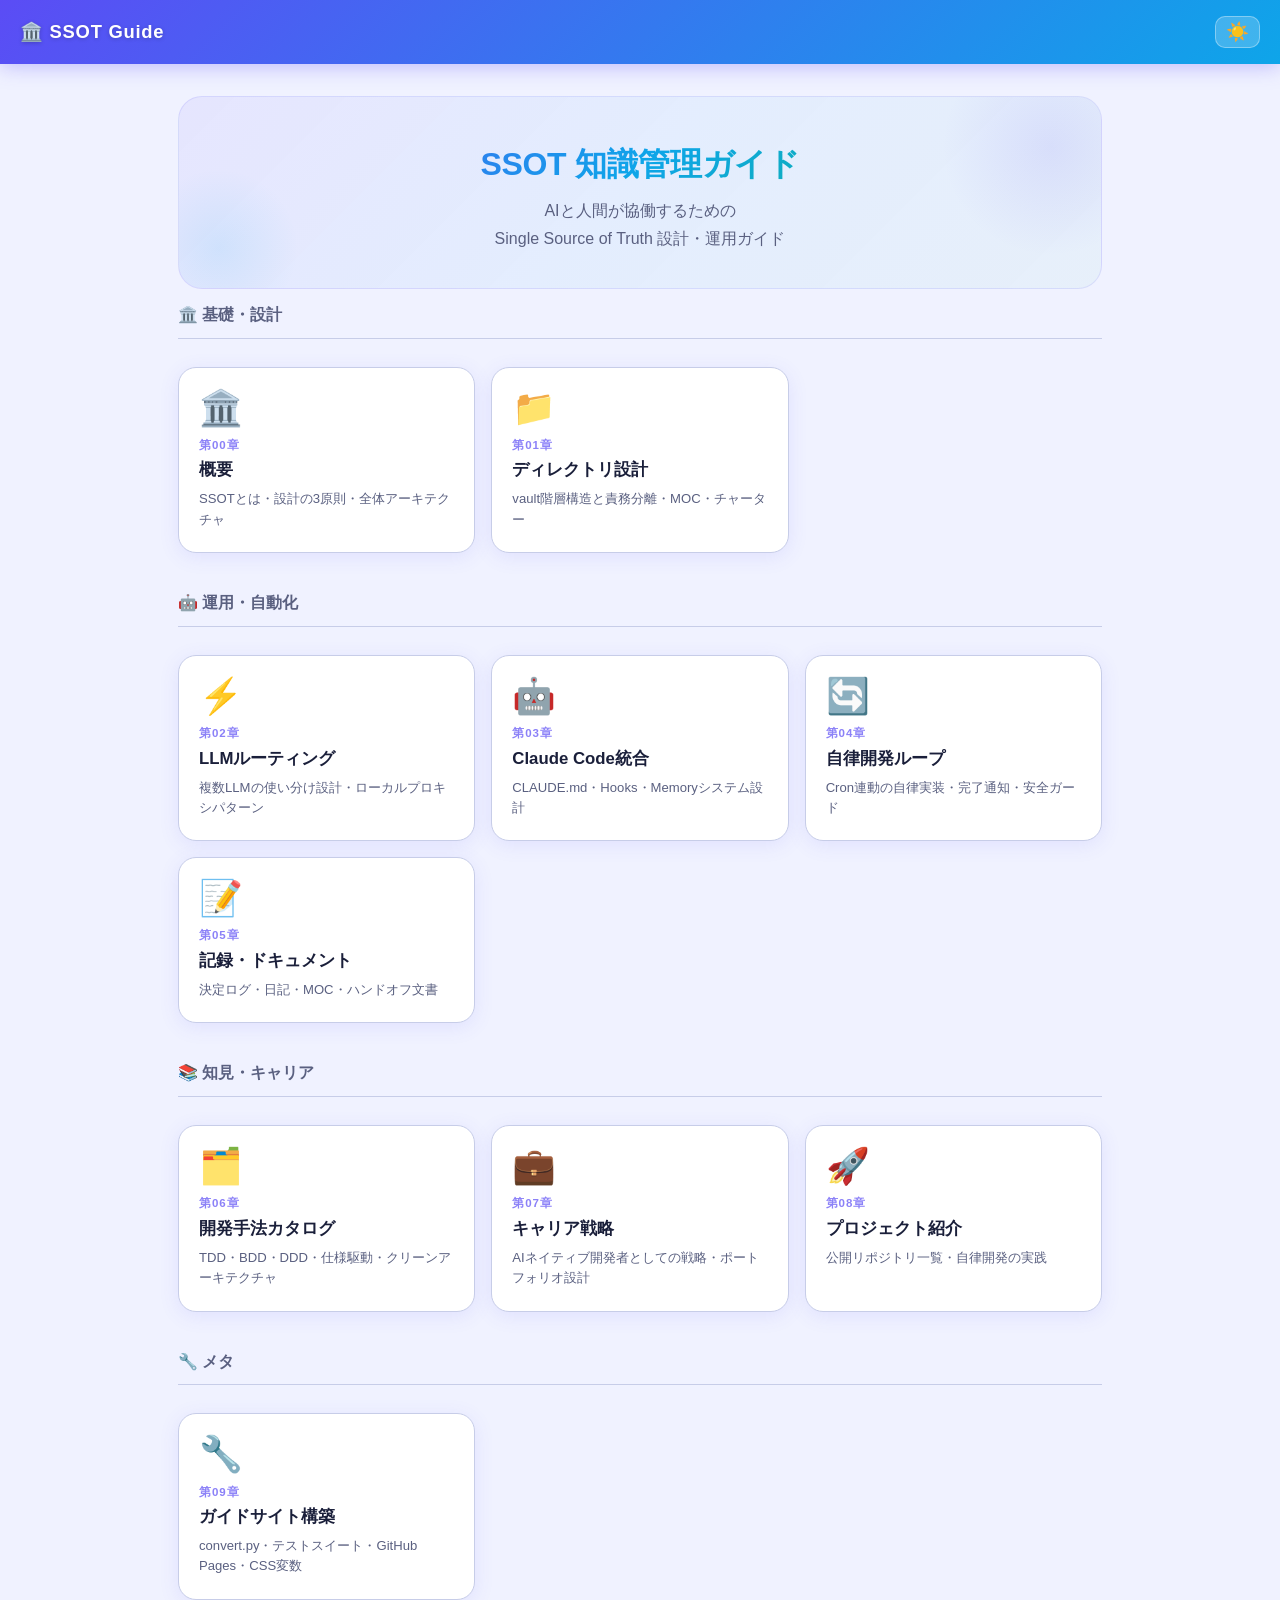
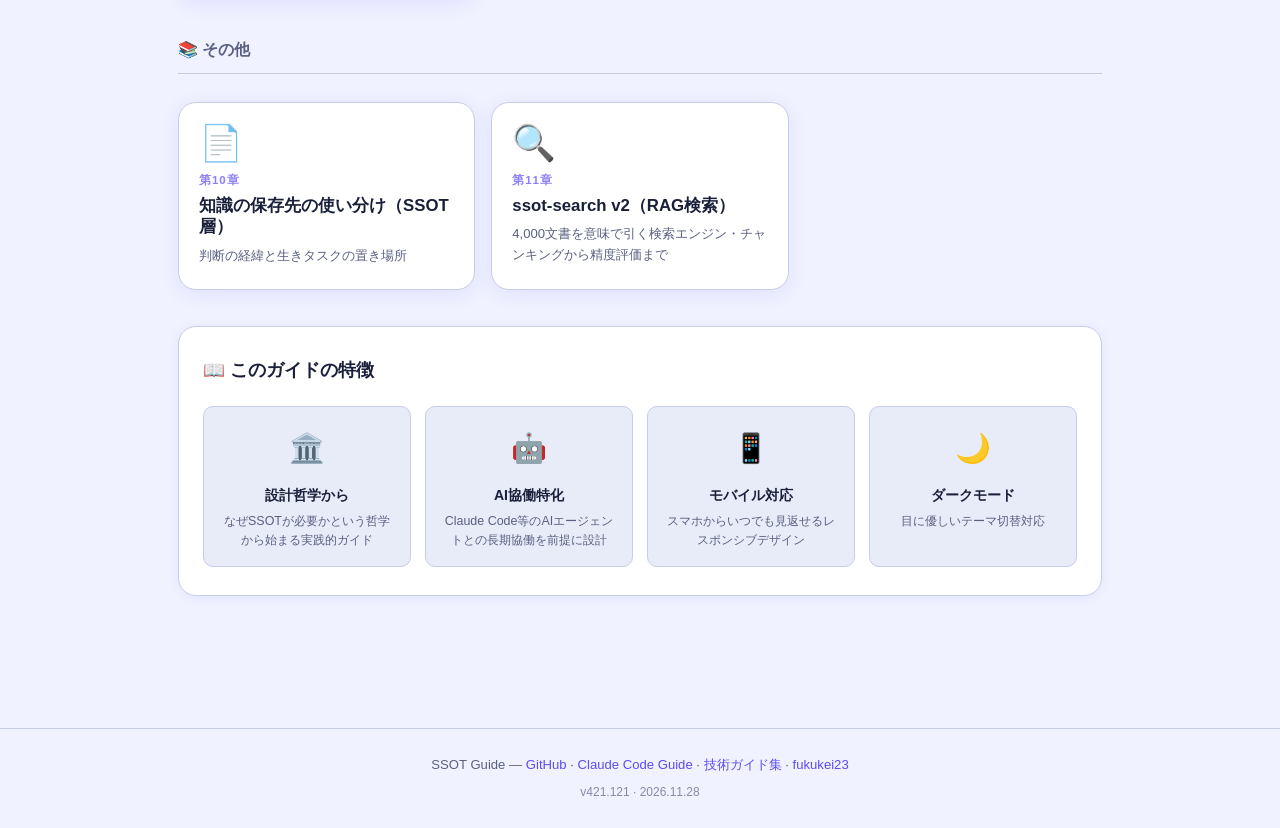
<file: docs/index.html>
<!DOCTYPE html>
<html lang="ja" data-theme="light">
<head>
    <meta charset="UTF-8">
    <meta name="viewport" content="width=device-width, initial-scale=1.0">
    <title>SSOT 知識管理ガイド</title>
    <meta name="description" content="AIと人間が協働するためのSSOT知識管理システムの設計・運用ガイド">
    <meta property="og:title" content="SSOT 知識管理ガイド">
    <meta property="og:description" content="AIと人間が協働するためのSSOT知識管理システムの設計・運用ガイド">
    <meta property="og:type" content="website">
    <meta property="og:url" content="https://fukukei23.github.io/ssot-guide/">
    <meta property="og:image" content="https://fukukei23.github.io/ssot-guide/assets/ogp.png">
    <meta name="twitter:card" content="summary_large_image">
    <link rel="stylesheet" href="assets/style.css">
    <link rel="icon" href="data:image/svg+xml,<svg xmlns='http://www.w3.org/2000/svg' viewBox='0 0 100 100'><text y='.9em' font-size='90'>⚡</text></svg>">
</head>
<body class="index-page">
    <header class="site-header">
        <span class="site-title">🏛️ SSOT Guide</span>
        <button class="theme-toggle" id="themeToggle" aria-label="テーマ切替">
            <span class="icon-light">☀️</span>
            <span class="icon-dark">🌙</span>
        </button>
    </header>

    <main class="content">
        <section class="hero">
            <h1>SSOT 知識管理ガイド</h1>
            <p>AIと人間が協働するための<br>Single Source of Truth 設計・運用ガイド</p>
        </section>

        
        <section class="chapter-category">
            <h2 class="chapter-category-heading">🏛️ 基礎・設計</h2>
            <div class="chapter-grid">
                
                <a href="chapters/00-overview.html" class="chapter-card">
                    <div class="card-icon">🏛️</div>
                    <div class="card-number">第00章</div>
                    <h2 class="card-title">概要</h2>
                    <p class="card-desc">SSOTとは・設計の3原則・全体アーキテクチャ</p>
                </a>
                
                <a href="chapters/01-structure.html" class="chapter-card">
                    <div class="card-icon">📁</div>
                    <div class="card-number">第01章</div>
                    <h2 class="card-title">ディレクトリ設計</h2>
                    <p class="card-desc">vault階層構造と責務分離・MOC・チャーター</p>
                </a>
                
            </div>
        </section>
        
        <section class="chapter-category">
            <h2 class="chapter-category-heading">🤖 運用・自動化</h2>
            <div class="chapter-grid">
                
                <a href="chapters/02-llm-routing.html" class="chapter-card">
                    <div class="card-icon">⚡</div>
                    <div class="card-number">第02章</div>
                    <h2 class="card-title">LLMルーティング</h2>
                    <p class="card-desc">複数LLMの使い分け設計・ローカルプロキシパターン</p>
                </a>
                
                <a href="chapters/03-claude-code.html" class="chapter-card">
                    <div class="card-icon">🤖</div>
                    <div class="card-number">第03章</div>
                    <h2 class="card-title">Claude Code統合</h2>
                    <p class="card-desc">CLAUDE.md・Hooks・Memoryシステム設計</p>
                </a>
                
                <a href="chapters/04-autonomous.html" class="chapter-card">
                    <div class="card-icon">🔄</div>
                    <div class="card-number">第04章</div>
                    <h2 class="card-title">自律開発ループ</h2>
                    <p class="card-desc">Cron連動の自律実装・完了通知・安全ガード</p>
                </a>
                
                <a href="chapters/05-recording.html" class="chapter-card">
                    <div class="card-icon">📝</div>
                    <div class="card-number">第05章</div>
                    <h2 class="card-title">記録・ドキュメント</h2>
                    <p class="card-desc">決定ログ・日記・MOC・ハンドオフ文書</p>
                </a>
                
            </div>
        </section>
        
        <section class="chapter-category">
            <h2 class="chapter-category-heading">📚 知見・キャリア</h2>
            <div class="chapter-grid">
                
                <a href="chapters/06-methods.html" class="chapter-card">
                    <div class="card-icon">🗂️</div>
                    <div class="card-number">第06章</div>
                    <h2 class="card-title">開発手法カタログ</h2>
                    <p class="card-desc">TDD・BDD・DDD・仕様駆動・クリーンアーキテクチャ</p>
                </a>
                
                <a href="chapters/07-career.html" class="chapter-card">
                    <div class="card-icon">💼</div>
                    <div class="card-number">第07章</div>
                    <h2 class="card-title">キャリア戦略</h2>
                    <p class="card-desc">AIネイティブ開発者としての戦略・ポートフォリオ設計</p>
                </a>
                
                <a href="chapters/08-projects.html" class="chapter-card">
                    <div class="card-icon">🚀</div>
                    <div class="card-number">第08章</div>
                    <h2 class="card-title">プロジェクト紹介</h2>
                    <p class="card-desc">公開リポジトリ一覧・自律開発の実践</p>
                </a>
                
            </div>
        </section>
        
        <section class="chapter-category">
            <h2 class="chapter-category-heading">🔧 メタ</h2>
            <div class="chapter-grid">
                
                <a href="chapters/09-how-this-works.html" class="chapter-card">
                    <div class="card-icon">🔧</div>
                    <div class="card-number">第09章</div>
                    <h2 class="card-title">ガイドサイト構築</h2>
                    <p class="card-desc">convert.py・テストスイート・GitHub Pages・CSS変数</p>
                </a>
                
            </div>
        </section>
        
        <section class="chapter-category">
            <h2 class="chapter-category-heading">📚 その他</h2>
            <div class="chapter-grid">
                
                <a href="chapters/10-ssot.html" class="chapter-card">
                    <div class="card-icon">📄</div>
                    <div class="card-number">第10章</div>
                    <h2 class="card-title">知識の保存先の使い分け（SSOT層）</h2>
                    <p class="card-desc">判断の経緯と生きタスクの置き場所</p>
                </a>
                
                <a href="chapters/11-ssot-search-v2.html" class="chapter-card">
                    <div class="card-icon">🔍</div>
                    <div class="card-number">第11章</div>
                    <h2 class="card-title">ssot-search v2（RAG検索）</h2>
                    <p class="card-desc">4,000文書を意味で引く検索エンジン・チャンキングから精度評価まで</p>
                </a>
                
            </div>
        </section>
        

        <section class="features">
            <h2>📖 このガイドの特徴</h2>
            <div class="feature-grid">
                <div class="feature-item">
                    <span class="feature-icon">🏛️</span>
                    <h3>設計哲学から</h3>
                    <p>なぜSSOTが必要かという哲学から始まる実践的ガイド</p>
                </div>
                <div class="feature-item">
                    <span class="feature-icon">🤖</span>
                    <h3>AI協働特化</h3>
                    <p>Claude Code等のAIエージェントとの長期協働を前提に設計</p>
                </div>
                <div class="feature-item">
                    <span class="feature-icon">📱</span>
                    <h3>モバイル対応</h3>
                    <p>スマホからいつでも見返せるレスポンシブデザイン</p>
                </div>
                <div class="feature-item">
                    <span class="feature-icon">🌙</span>
                    <h3>ダークモード</h3>
                    <p>目に優しいテーマ切替対応</p>
                </div>
            </div>
        </section>
    </main>

    <footer class="site-footer">
        <p>SSOT Guide — <a href="https://github.com/fukukei23/ssot-guide">GitHub</a>
         · <a href="https://fukukei23.github.io/claude-code-guide/">Claude Code Guide</a>
         · <a href="https://fukukei23.github.io/guides/">技術ガイド集</a>
         · <a href="https://fukukei23.github.io/">fukukei23</a></p>
        <p class="site-version">v421.121 · 2026.11.28</p>
    </footer>

    <script src="assets/script.js"></script>
</body>
</html>
</file>
<file: docs/assets/style.css>
/* SSOT Guide — Visual Design v1 */

:root {
    --bg: #f0f2ff;
    --bg-card: #ffffff;
    --bg-secondary: #e8ebf8;
    --text: #1a1f3a;
    --text-secondary: #5a6080;
    --accent: #5b4cf5;
    --accent-2: #0ea5e9;
    --accent-3: #10b981;
    --accent-bg: #ede9ff;
    --accent-dark: #4338ca;
    --green: #10b981;
    --green-bg: #ecfdf5;
    --amber: #f59e0b;
    --amber-bg: #fffbeb;
    --red: #ef4444;
    --red-bg: #fef2f2;
    --blue: #3b82f6;
    --blue-bg: #eff6ff;
    --border: #c7cde8;
    --code-bg: #1c1f3a;
    --code-text: #e2e8f0;
    --radius: 18px;
    --radius-sm: 10px;
    --shadow: 0 2px 12px rgba(91,76,245,0.08);
    --shadow-lg: 0 8px 32px rgba(91,76,245,0.14);
    --shadow-card: 0 4px 20px rgba(91,76,245,0.10);
    --header-h: 64px;
    --font: -apple-system, BlinkMacSystemFont, 'Segoe UI', Roboto, 'Noto Sans JP', 'Hiragino Sans', sans-serif;
    --font-mono: 'JetBrains Mono', 'Fira Code', 'Cascadia Code', ui-monospace, monospace;
    /* gradient colors */
    --grad-1: #5b4cf5;
    --grad-2: #0ea5e9;
    --grad-3: #10b981;
}

[data-theme="dark"] {
    --bg: #0d0f1e;
    --bg-card: #161929;
    --bg-secondary: #1e2240;
    --text: #e2e8f0;
    --text-secondary: #94a3b8;
    --accent: #7c6ffc;
    --accent-2: #38bdf8;
    --accent-3: #34d399;
    --accent-bg: #1e1b4b;
    --accent-dark: #a5b4fc;
    --green-bg: #064e3b;
    --amber-bg: #451a03;
    --red-bg: #450a0a;
    --blue-bg: #172554;
    --border: #2d3362;
    --code-bg: #0d0f1e;
    --code-text: #e2e8f0;
    --shadow: 0 2px 12px rgba(0,0,0,0.4);
    --shadow-lg: 0 8px 32px rgba(0,0,0,0.5);
    --shadow-card: 0 4px 20px rgba(0,0,0,0.35);
    --grad-1: #7c6ffc;
    --grad-2: #38bdf8;
    --grad-3: #34d399;
}

*, *::before, *::after { box-sizing: border-box; margin: 0; padding: 0; }
html { font-size: 16px; scroll-behavior: smooth; -webkit-text-size-adjust: 100%; }
body { font-family: var(--font); color: var(--text); background: var(--bg); line-height: 1.8; min-height: 100vh; }
a { color: var(--accent-dark); text-decoration: none; }
a:hover { text-decoration: underline; }

/* ===== HEADER ===== */
.site-header {
    position: fixed;
    top: 0; left: 0; right: 0;
    height: var(--header-h);
    background: linear-gradient(135deg, var(--grad-1) 0%, var(--grad-2) 100%);
    color: #fff;
    display: flex;
    align-items: center;
    justify-content: space-between;
    padding: 0 20px;
    z-index: 100;
    box-shadow: 0 2px 20px rgba(91,76,245,0.35);
}

.site-title {
    font-size: 1.15rem;
    font-weight: 800;
    color: #fff;
    white-space: nowrap;
    letter-spacing: 0.04em;
    text-shadow: 0 1px 4px rgba(0,0,0,0.2);
}

/* Hamburger */
.menu-toggle {
    display: flex;
    flex-direction: column;
    gap: 5px;
    background: rgba(255,255,255,0.15);
    border: 1.5px solid rgba(255,255,255,0.3);
    cursor: pointer;
    padding: 8px 10px;
    border-radius: 8px;
}
.menu-toggle span {
    display: block;
    width: 20px;
    height: 2px;
    background: #fff;
    border-radius: 2px;
    transition: transform 0.3s, opacity 0.3s;
}
.menu-toggle.active span:nth-child(1) { transform: translateY(7px) rotate(45deg); }
.menu-toggle.active span:nth-child(2) { opacity: 0; }
.menu-toggle.active span:nth-child(3) { transform: translateY(-7px) rotate(-45deg); }

.theme-toggle {
    background: rgba(255,255,255,0.2);
    border: 1.5px solid rgba(255,255,255,0.35);
    cursor: pointer;
    font-size: 1.15rem;
    padding: 6px 10px;
    border-radius: 10px;
    line-height: 1;
    transition: background 0.2s;
}
.theme-toggle:hover { background: rgba(255,255,255,0.35); }
[data-theme="light"] .icon-dark { display: none; }
[data-theme="dark"] .icon-light { display: none; }

/* ===== SIDEBAR ===== */
.sidebar {
    position: fixed;
    top: var(--header-h);
    left: 0; bottom: 0;
    width: 290px;
    background: var(--bg-card);
    border-right: 1px solid var(--border);
    transform: translateX(-100%);
    transition: transform 0.3s cubic-bezier(.4,0,.2,1);
    z-index: 90;
    overflow-y: auto;
    padding: 16px 0;
    box-shadow: 4px 0 24px rgba(91,76,245,0.08);
}
.sidebar.open { transform: translateX(0); }

.sidebar-header {
    padding: 4px 20px 16px;
    border-bottom: 1px solid var(--border);
    margin-bottom: 8px;
}
.sidebar-header a { font-weight: 700; font-size: 1rem; color: var(--accent-dark); }

.sidebar-link {
    display: flex;
    align-items: center;
    gap: 12px;
    padding: 11px 24px;
    color: var(--text-secondary);
    font-size: 0.9rem;
    transition: background 0.15s, color 0.15s, padding-left 0.15s;
    border-left: 3px solid transparent;
}
.sidebar-link:hover {
    background: var(--accent-bg);
    color: var(--accent);
    text-decoration: none;
    padding-left: 28px;
    border-left-color: var(--accent);
}
.sidebar-link.active {
    color: var(--accent);
    font-weight: 700;
    background: var(--accent-bg);
    border-left: 3px solid var(--accent);
}
.sidebar-icon { font-size: 1.1rem; flex-shrink: 0; }

.sidebar-overlay {
    display: none;
    position: fixed;
    inset: 0;
    top: var(--header-h);
    background: rgba(0,0,0,0.45);
    backdrop-filter: blur(2px);
    z-index: 80;
}
.sidebar-overlay.visible { display: block; }

/* ===== CONTENT ===== */
.content {
    max-width: 900px;
    margin: 0 auto;
    padding: calc(var(--header-h) + 24px) 18px 72px;
}

/* Chapter nav top */
.chapter-nav-top {
    display: flex;
    justify-content: space-between;
    gap: 8px;
    margin-bottom: 24px;
    font-size: 0.85rem;
}
.nav-prev, .nav-next {
    color: var(--accent);
    padding: 8px 16px;
    border: 1.5px solid var(--accent);
    border-radius: var(--radius-sm);
    font-weight: 700;
    transition: all 0.2s;
}
.nav-prev:hover, .nav-next:hover {
    background: var(--accent);
    color: #fff;
    text-decoration: none;
    transform: translateY(-1px);
    box-shadow: var(--shadow);
}

/* ===== CHAPTER BODY ===== */
.chapter-body h1 {
    font-size: 1.8rem;
    margin-bottom: 8px;
    color: var(--accent-dark);
    letter-spacing: 0.01em;
    line-height: 1.3;
}
.chapter-body h1 + p {
    color: var(--text-secondary);
    font-size: 0.95rem;
    margin-bottom: 28px;
    padding-bottom: 20px;
    border-bottom: 2px solid var(--border);
}
.chapter-body h2 {
    font-size: 1.25rem;
    margin-top: 40px;
    margin-bottom: 16px;
    padding: 10px 16px;
    background: linear-gradient(90deg, var(--accent-bg) 0%, transparent 100%);
    border-left: 4px solid var(--accent);
    border-radius: 0 var(--radius-sm) var(--radius-sm) 0;
    color: var(--accent-dark);
    font-weight: 800;
}
.chapter-body h3 {
    font-size: 1.05rem;
    margin-top: 28px;
    margin-bottom: 12px;
    color: var(--text);
    font-weight: 700;
    display: flex;
    align-items: center;
    gap: 8px;
}
.chapter-body h3::before {
    content: '';
    display: inline-block;
    width: 4px;
    height: 1em;
    background: linear-gradient(180deg, var(--grad-2), var(--grad-3));
    border-radius: 2px;
    flex-shrink: 0;
}
.chapter-body h4 {
    font-size: 0.95rem;
    margin-top: 18px;
    margin-bottom: 8px;
    font-weight: 700;
    color: var(--accent-dark);
}
.chapter-body p { margin-bottom: 14px; }
.chapter-body ul, .chapter-body ol { margin-bottom: 14px; padding-left: 22px; }
.chapter-body li { margin-bottom: 8px; padding-left: 4px; }
.chapter-body strong { color: var(--accent-dark); font-weight: 700; }
.chapter-body hr {
    border: none;
    height: 2px;
    background: linear-gradient(90deg, var(--accent), var(--accent-2), transparent);
    margin: 32px 0;
    border-radius: 1px;
}

/* ===== CODE BLOCKS ===== */
.code-block-wrapper { position: relative; margin-bottom: 18px; }
.chapter-body pre {
    background: var(--code-bg);
    color: var(--code-text);
    padding: 20px 18px;
    border-radius: var(--radius-sm);
    overflow-x: auto;
    font-size: 0.82rem;
    line-height: 1.75;
    border: 1px solid var(--border);
    box-shadow: var(--shadow-lg);
}
.chapter-body code { font-family: var(--font-mono); font-size: 0.9em; }
.chapter-body :not(pre) > code {
    background: var(--accent-bg);
    color: var(--accent-dark);
    padding: 2px 6px;
    border-radius: 5px;
    font-size: 0.88em;
    border: 1px solid rgba(91,76,245,0.2);
}
.copy-btn {
    position: absolute;
    top: 10px; right: 10px;
    background: rgba(91,76,245,0.2);
    color: var(--accent-dark);
    border: 1px solid rgba(91,76,245,0.3);
    padding: 4px 10px;
    border-radius: 6px;
    font-size: 0.75rem;
    cursor: pointer;
    font-family: var(--font);
    transition: all 0.2s;
}
.copy-btn:hover { background: var(--accent); color: #fff; }
.copy-btn.copied { background: var(--green); color: #fff; border-color: var(--green); }

/* ===== TABLES ===== */
.chapter-body table {
    width: 100%;
    border-collapse: collapse;
    margin: 20px 0;
    font-size: 0.88rem;
    border-radius: var(--radius-sm);
    overflow: hidden;
    box-shadow: var(--shadow);
    border: 1px solid var(--border);
}
.chapter-body th {
    background: linear-gradient(135deg, var(--accent) 0%, var(--accent-2) 100%);
    color: #fff;
    padding: 12px 14px;
    text-align: left;
    font-weight: 700;
    font-size: 0.83rem;
    letter-spacing: 0.03em;
}
.chapter-body td {
    padding: 11px 14px;
    border-bottom: 1px solid var(--border);
    background: var(--bg-card);
    vertical-align: top;
}
.chapter-body tr:last-child td { border-bottom: none; }
.chapter-body tr:hover td { background: var(--bg-secondary); }

/* ===== BLOCKQUOTE ===== */
.chapter-body blockquote {
    border-left: 4px solid var(--accent-2);
    background: linear-gradient(90deg, var(--blue-bg) 0%, transparent 100%);
    padding: 14px 18px;
    margin: 18px 0;
    border-radius: 0 var(--radius-sm) var(--radius-sm) 0;
    color: var(--text-secondary);
    font-size: 0.93rem;
    font-style: italic;
}
[data-theme="dark"] .chapter-body blockquote {
    background: linear-gradient(90deg, rgba(56,189,248,0.1) 0%, transparent 100%);
}

/* ===== TOC ===== */
.toc {
    background: var(--bg-secondary);
    border: 1px solid var(--border);
    border-radius: var(--radius);
    padding: 16px 20px;
    margin: 24px 0;
    box-shadow: var(--shadow);
}
.toc-title { font-weight: 800; margin-bottom: 12px; color: var(--accent-dark); font-size: 0.92rem; }
.toc-list { list-style: none; padding: 0; }
.toc-list li a {
    display: block;
    padding: 4px 0;
    color: var(--text-secondary);
    font-size: 0.88rem;
    border-radius: 4px;
    transition: color 0.15s, padding-left 0.15s;
}
.toc-list li a:hover { color: var(--accent); text-decoration: none; padding-left: 6px; }
.toc-h3 a { padding-left: 14px !important; }
.toc-h3 a::before { content: '└ '; color: var(--border); }

/* ===== SEARCH BAR ===== */
.search-bar {
    display: flex;
    align-items: center;
    gap: 6px;
    margin-bottom: 16px;
    padding: 10px 14px;
    background: var(--bg-card);
    border: 1.5px solid var(--border);
    border-radius: var(--radius-sm);
    box-shadow: var(--shadow);
}
.search-bar input {
    flex: 1;
    border: none;
    outline: none;
    background: transparent;
    color: var(--text);
    font-size: 0.9rem;
    font-family: var(--font);
}
.search-count { font-size: 0.78rem; color: var(--text-secondary); white-space: nowrap; }
.search-prev, .search-next, .search-clear {
    background: var(--bg-secondary);
    border: 1px solid var(--border);
    padding: 4px 8px;
    border-radius: 6px;
    cursor: pointer;
    font-size: 0.78rem;
    color: var(--text-secondary);
}
.search-prev:hover, .search-next:hover, .search-clear:hover {
    background: var(--accent);
    color: #fff;
    border-color: var(--accent);
}
.search-highlight { background: #fde047; color: #1a1f3a; border-radius: 2px; padding: 0 2px; }
.search-current { background: #f97316; color: #fff; }

/* ===== CHAPTER NAV BOTTOM ===== */
.chapter-nav-bottom {
    display: grid;
    grid-template-columns: 1fr 1fr;
    gap: 14px;
    margin-top: 48px;
    padding-top: 24px;
    border-top: 2px solid var(--border);
}
.nav-card {
    display: flex;
    flex-direction: column;
    padding: 16px 18px;
    background: var(--bg-card);
    border: 1.5px solid var(--border);
    border-radius: var(--radius);
    color: var(--text);
    transition: all 0.25s;
    box-shadow: var(--shadow);
}
.nav-card:hover {
    border-color: var(--accent);
    box-shadow: var(--shadow-lg);
    transform: translateY(-2px);
    text-decoration: none;
}
.nav-card.prev { text-align: left; }
.nav-card.next { text-align: right; }
.nav-label { font-size: 0.78rem; color: var(--text-secondary); margin-bottom: 4px; }
.nav-title { font-size: 0.92rem; font-weight: 700; color: var(--accent); }

/* ===== INDEX PAGE ===== */
.index-page .content {
    max-width: 960px;
    padding-top: calc(var(--header-h) + 32px);
}

/* Hero section */
.hero {
    text-align: center;
    padding: 48px 24px 36px;
    margin-bottom: 12px;
    background: linear-gradient(135deg, rgba(91,76,245,0.07) 0%, rgba(14,165,233,0.05) 50%, rgba(16,185,129,0.04) 100%);
    border-radius: 24px;
    border: 1px solid rgba(91,76,245,0.12);
    position: relative;
    overflow: hidden;
}
.hero::before {
    content: '';
    position: absolute;
    top: -60px; right: -60px;
    width: 220px; height: 220px;
    background: radial-gradient(circle, rgba(91,76,245,0.1) 0%, transparent 70%);
    border-radius: 50%;
    pointer-events: none;
}
.hero::after {
    content: '';
    position: absolute;
    bottom: -40px; left: -40px;
    width: 160px; height: 160px;
    background: radial-gradient(circle, rgba(14,165,233,0.1) 0%, transparent 70%);
    border-radius: 50%;
    pointer-events: none;
}
.hero h1 {
    font-size: 2rem;
    font-weight: 900;
    background: linear-gradient(135deg, var(--grad-1) 0%, var(--grad-2) 50%, var(--grad-3) 100%);
    -webkit-background-clip: text;
    background-clip: text;
    -webkit-text-fill-color: transparent;
    margin-bottom: 14px;
    letter-spacing: -0.01em;
    line-height: 1.2;
}
.hero p {
    font-size: 1rem;
    color: var(--text-secondary);
    line-height: 1.7;
}

/* Chapter category */
.chapter-category {
    margin-bottom: 36px;
}
.chapter-category-heading {
    font-size: 1rem;
    font-weight: 700;
    color: var(--text-secondary);
    margin-bottom: 16px;
    padding-bottom: 8px;
    border-bottom: 1px solid var(--border);
}

/* Chapter grid */
.chapter-grid {
    display: grid;
    grid-template-columns: repeat(auto-fill, minmax(260px, 1fr));
    gap: 16px;
    margin: 28px 0;
}

.chapter-card {
    display: flex;
    flex-direction: column;
    padding: 22px 20px;
    background: var(--bg-card);
    border: 1.5px solid var(--border);
    border-radius: var(--radius);
    color: var(--text);
    transition: all 0.25s cubic-bezier(.4,0,.2,1);
    box-shadow: var(--shadow-card);
    position: relative;
    overflow: hidden;
}
.chapter-card::before {
    content: '';
    position: absolute;
    top: 0; left: 0; right: 0;
    height: 3px;
    background: linear-gradient(90deg, var(--grad-1) 0%, var(--grad-2) 50%, var(--grad-3) 100%);
    opacity: 0;
    transition: opacity 0.25s;
}
.chapter-card:hover {
    border-color: var(--accent);
    box-shadow: var(--shadow-lg);
    transform: translateY(-4px);
    text-decoration: none;
}
.chapter-card:hover::before { opacity: 1; }
.card-icon { font-size: 2.2rem; margin-bottom: 10px; line-height: 1; }
.card-number {
    font-size: 0.72rem;
    font-weight: 700;
    color: var(--accent);
    letter-spacing: 0.08em;
    text-transform: uppercase;
    margin-bottom: 4px;
    opacity: 0.7;
}
.card-title {
    font-size: 1.05rem;
    font-weight: 800;
    color: var(--text);
    margin-bottom: 8px;
    line-height: 1.3;
    transition: color 0.2s;
}
.chapter-card:hover .card-title { color: var(--accent); }
.card-desc {
    font-size: 0.82rem;
    color: var(--text-secondary);
    line-height: 1.55;
    flex: 1;
}

/* Features section */
.features {
    margin: 28px 0;
    padding: 28px 24px;
    background: var(--bg-card);
    border-radius: var(--radius);
    border: 1px solid var(--border);
    box-shadow: var(--shadow);
}
.features h2 {
    font-size: 1.1rem;
    font-weight: 800;
    color: var(--text);
    margin-bottom: 20px;
}
.feature-grid {
    display: grid;
    grid-template-columns: repeat(auto-fill, minmax(180px, 1fr));
    gap: 14px;
}
.feature-item {
    padding: 16px;
    background: var(--bg-secondary);
    border-radius: var(--radius-sm);
    text-align: center;
    border: 1px solid var(--border);
    transition: transform 0.2s, box-shadow 0.2s;
}
.feature-item:hover { transform: translateY(-2px); box-shadow: var(--shadow); }
.feature-icon { font-size: 1.8rem; margin-bottom: 8px; display: block; }
.feature-item h3 { font-size: 0.88rem; font-weight: 700; margin-bottom: 4px; color: var(--text); }
.feature-item p { font-size: 0.78rem; color: var(--text-secondary); line-height: 1.5; }

/* Footer */
.site-footer {
    text-align: center;
    padding: 24px;
    font-size: 0.82rem;
    color: var(--text-secondary);
    border-top: 1px solid var(--border);
    margin-top: 32px;
}
.site-footer a { color: var(--accent); }
.site-version {
    margin-top: 6px;
    font-size: 0.75rem;
    color: var(--text-secondary);
    opacity: 0.7;
    font-variant-numeric: tabular-nums;
}

/* ===== MOBILE ===== */
@media (max-width: 600px) {
    .hero { padding: 36px 16px 28px; }
    .hero h1 { font-size: 1.55rem; }
    .chapter-grid { grid-template-columns: 1fr; gap: 12px; }
    .chapter-nav-bottom { grid-template-columns: 1fr; }
    .feature-grid { grid-template-columns: repeat(2, 1fr); }
    .content { padding-left: 14px; padding-right: 14px; }
    .chapter-body h1 { font-size: 1.45rem; }
    .chapter-body h2 { font-size: 1.1rem; }
}

/* ===== TABLE WRAPPER ===== */
.table-wrapper { overflow-x: auto; margin-bottom: 20px; }

/* ===== CALLOUTS ===== */
.callout {
    padding: 14px 18px;
    border-radius: var(--radius-sm);
    margin: 18px 0;
    border-left: 4px solid;
    font-size: 0.9rem;
}
.callout-info { background: var(--blue-bg); border-color: var(--blue); }
.callout-tip { background: var(--green-bg); border-color: var(--green); }
.callout-warn { background: var(--amber-bg); border-color: var(--amber); }
.callout-danger { background: var(--red-bg); border-color: var(--red); }
[data-theme="dark"] .callout-info { background: rgba(59,130,246,0.1); }
[data-theme="dark"] .callout-tip { background: rgba(16,185,129,0.1); }
[data-theme="dark"] .callout-warn { background: rgba(245,158,11,0.1); }
[data-theme="dark"] .callout-danger { background: rgba(239,68,68,0.1); }

/* ===== TLDR (3行で分かる) ===== */
.tldr {
    background: var(--blue-bg);
    border-left: 4px solid var(--blue);
    border-radius: 8px;
    padding: 1rem 1.25rem;
    margin: 1.25rem 0;
}
.tldr::before {
    content: "⚡ 3行で分かる";
    display: block;
    font-weight: 700;
    color: var(--blue);
    margin-bottom: 0.5rem;
    font-size: 0.95em;
}
.tldr p:first-of-type { display: none; }  /* 『3行で分かる』見出し行（::beforeで代替表示）を隠す */
.tldr ol { margin: 0.25rem 0 0 1.25rem; padding-left: 0.5rem; }
.tldr li { margin-bottom: 0.35rem; line-height: 1.5; }

/* ===== MERMAID ===== */
.mermaid {
    margin: 20px 0;
    text-align: center;
    overflow-x: auto;
    background: var(--bg-secondary);
    border-radius: var(--radius-sm);
    padding: 16px;
    border: 1px solid var(--border);
}
</file>
